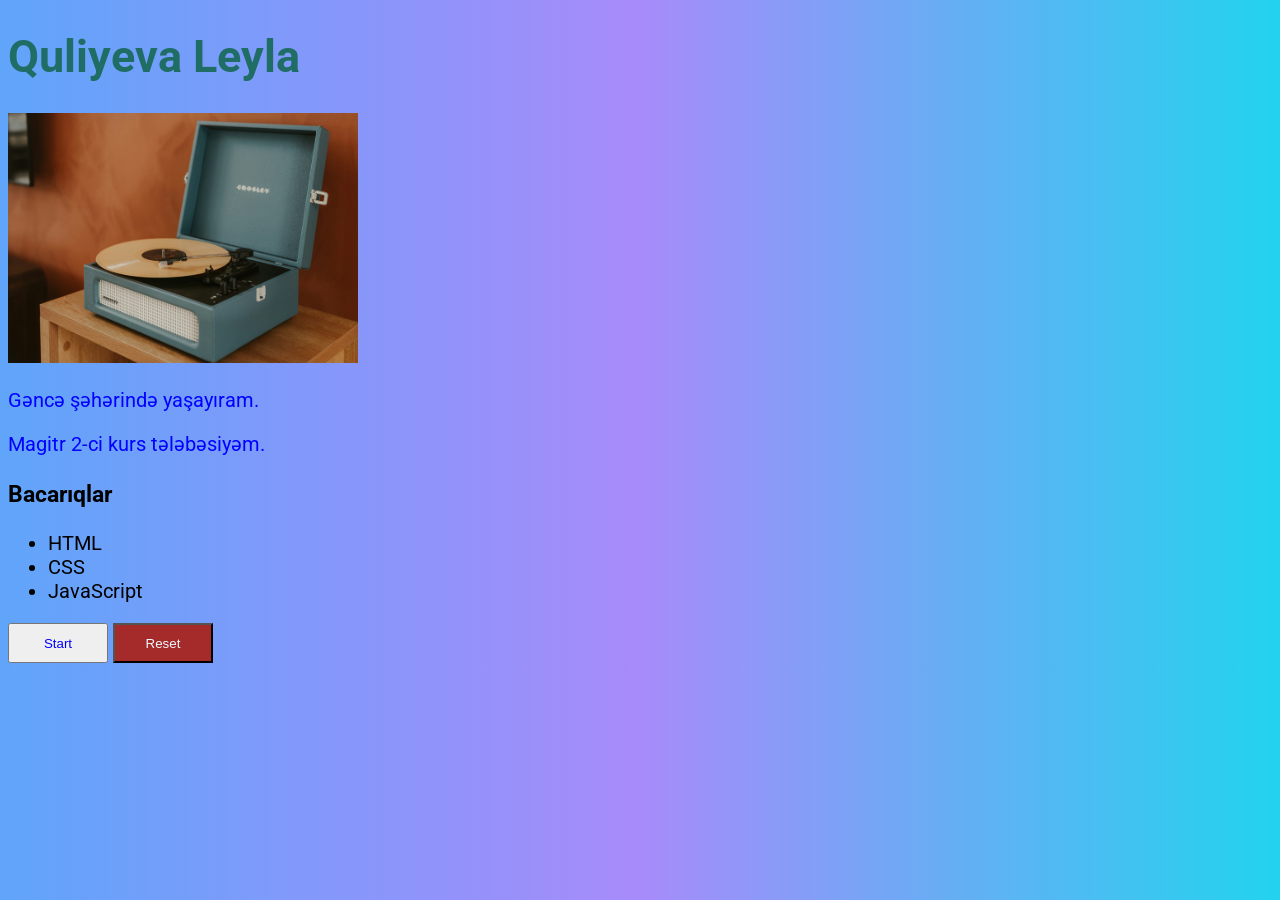
<file: css-1/index.html>
<!doctype html>
<html lang="en">
  <head>
    <meta charset="UTF-8" />
    <meta name="viewport" content="width=device-width, initial-scale=1.0" />
    <title>Personal Web page</title>
    <link rel="preconnect" href="https://fonts.googleapis.com" />
    <link rel="preconnect" href="https://fonts.gstatic.com" crossorigin />
    <link
      href="https://fonts.googleapis.com/css2?family=Roboto:ital,wght@0,100..900;1,100..900&display=swap"
      rel="stylesheet"
    />
    <link rel="stylesheet" href="./style.css" />
  </head>
  <style>
    h1 {
      color: rgb(32, 109, 101);
    }
  </style>
  <body>
    <div class="page">
      <h1>Quliyeva Leyla</h1>
      <img src="./sekil.jpg" alt="sekil" />
      <p>Gəncə şəhərində yaşayıram.</p>
      <p>Magitr 2-ci kurs tələbəsiyəm.</p>

      <h3>Bacarıqlar</h3>
      <ul>
        <li>HTML</li>
        <li>CSS</li>
        <li>JavaScript</li>
      </ul>
      <input style="color: blue" type="button" value="Start" />
      <input id="reset" type="button" value="Reset" />
    </div>
  </body>
</html>
</file>
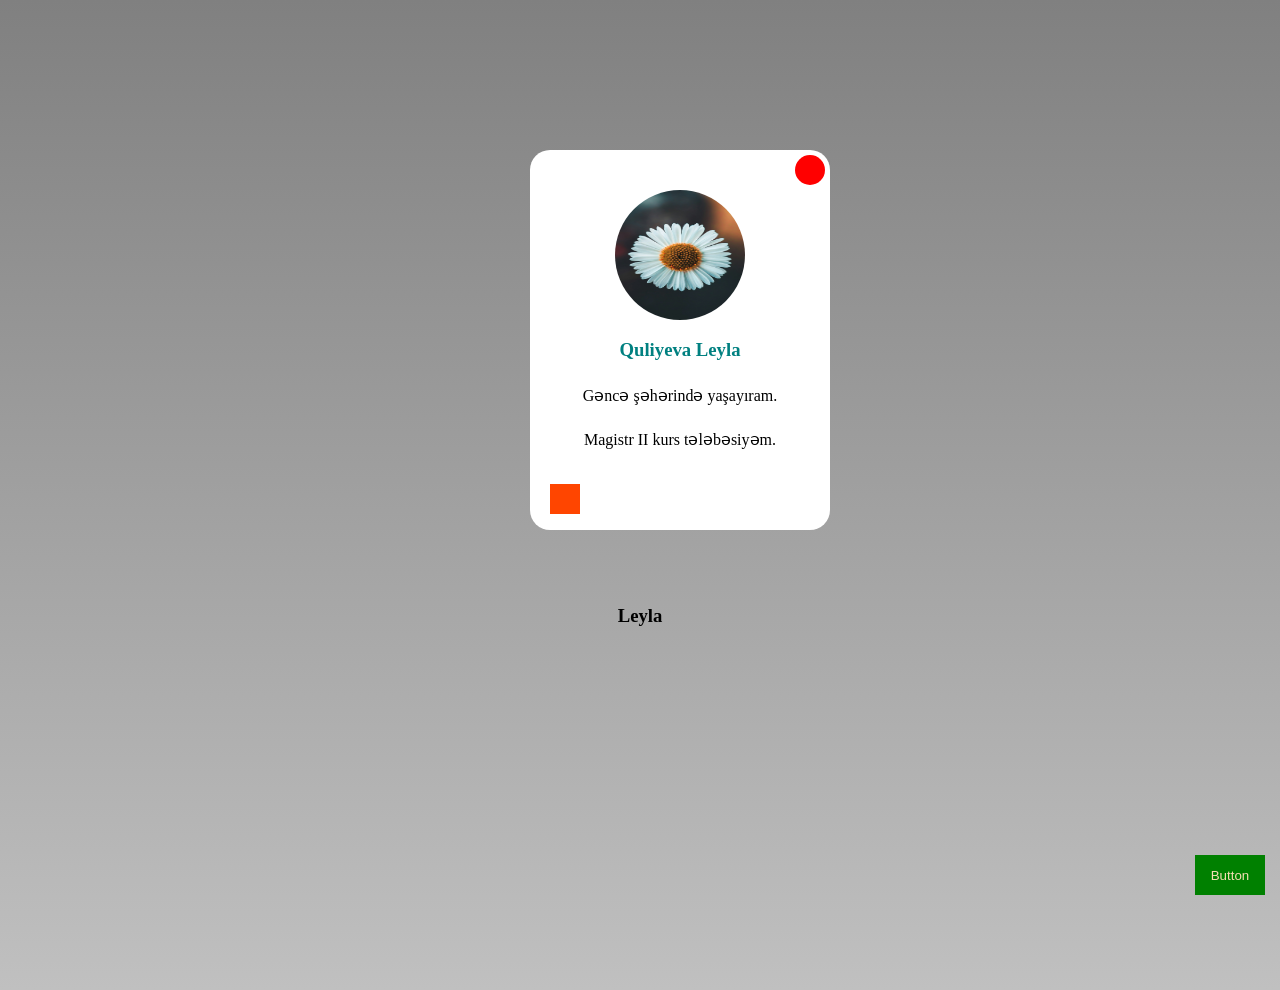
<file: css-2/index.html>
<!doctype html>
<html lang="en">
  <head>
    <meta charset="UTF-8" />
    <meta name="viewport" content="width=device-width, initial-scale=1.0" />
    <title>Document</title>
    <link rel="stylesheet" href="./style.css" />
  </head>
  <body>
    <main>
      <div class="card">
        <div class="circle"></div>
        <img src="./assets/flower.jpg" alt="flower" />
        <h3>Quliyeva Leyla</h3>
        <p>Gəncə şəhərində yaşayıram.</p>
        <p>Magistr II kurs tələbəsiyəm.</p>
        <div class="square"></div>
      </div>
      <input type="button" value="Button" />
    </main>
    <footer class="footer">
      <h3>Leyla</h3>
    </footer>
  </body>
</html>
</file>
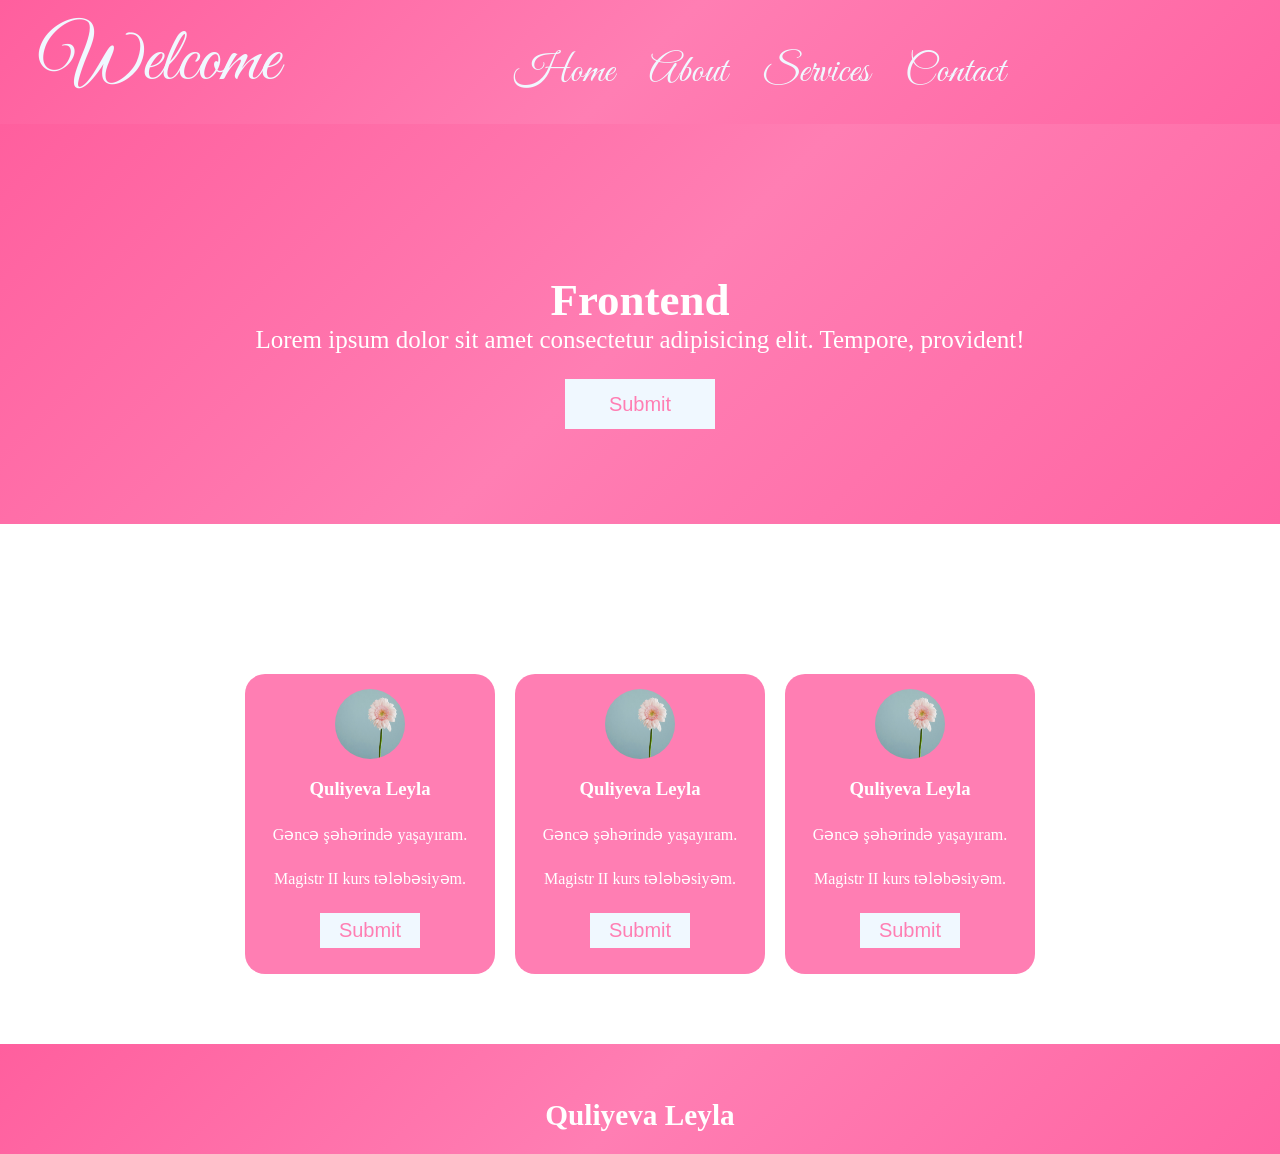
<file: css-3/index.html>
<!doctype html>
<html lang="en">
  <head>
    <meta charset="UTF-8" />
    <meta name="viewport" content="width=device-width, initial-scale=1.0" />
    <title>Document</title>
    <link rel="preconnect" href="https://fonts.googleapis.com" />
    <link rel="preconnect" href="https://fonts.gstatic.com" crossorigin />
    <link
      href="https://fonts.googleapis.com/css2?family=Great+Vibes&display=swap"
      rel="stylesheet"
    />
    <link rel="stylesheet" href="style.css" />
  </head>
  <body>
    <header>
      <div class="head">
        <h1>Welcome</h1>
        <nav>
          <ul type="none">
            <li><a href="#">Home</a></li>
            <li><a href="#">About</a></li>
            <li><a href="#">Services</a></li>
            <li><a href="#">Contact</a></li>
          </ul>
        </nav>
      </div>
    </header>

    <section class="hero">
      <h1>Frontend</h1>
      <p>
        Lorem ipsum dolor sit amet consectetur adipisicing elit. Tempore,
        provident!
      </p>
      <input class="btn" type="button" value="Submit" />
    </section>

    <section id="card">
      <div class="card">
        <img src="./flower.jpg" alt="flower" />
        <h3>Quliyeva Leyla</h3>
        <p>Gəncə şəhərində yaşayıram.</p>
        <p>Magistr II kurs tələbəsiyəm.</p>
        <input class="btn" type="button" value="Submit" />
      </div>
      <div class="card">
        <img src="./flower.jpg" alt="flower" />
        <h3>Quliyeva Leyla</h3>
        <p>Gəncə şəhərində yaşayıram.</p>
        <p>Magistr II kurs tələbəsiyəm.</p>
        <input class="btn" type="button" value="Submit" />
      </div>
      <div class="card">
        <img src="./flower.jpg" alt="flower" />
        <h3>Quliyeva Leyla</h3>
        <p>Gəncə şəhərində yaşayıram.</p>
        <p>Magistr II kurs tələbəsiyəm.</p>
        <input class="btn" type="button" value="Submit" />
      </div>
    </section>

    <footer id="footer">
      <h3>Quliyeva Leyla</h3>
    </footer>
  </body>
</html>
</file>
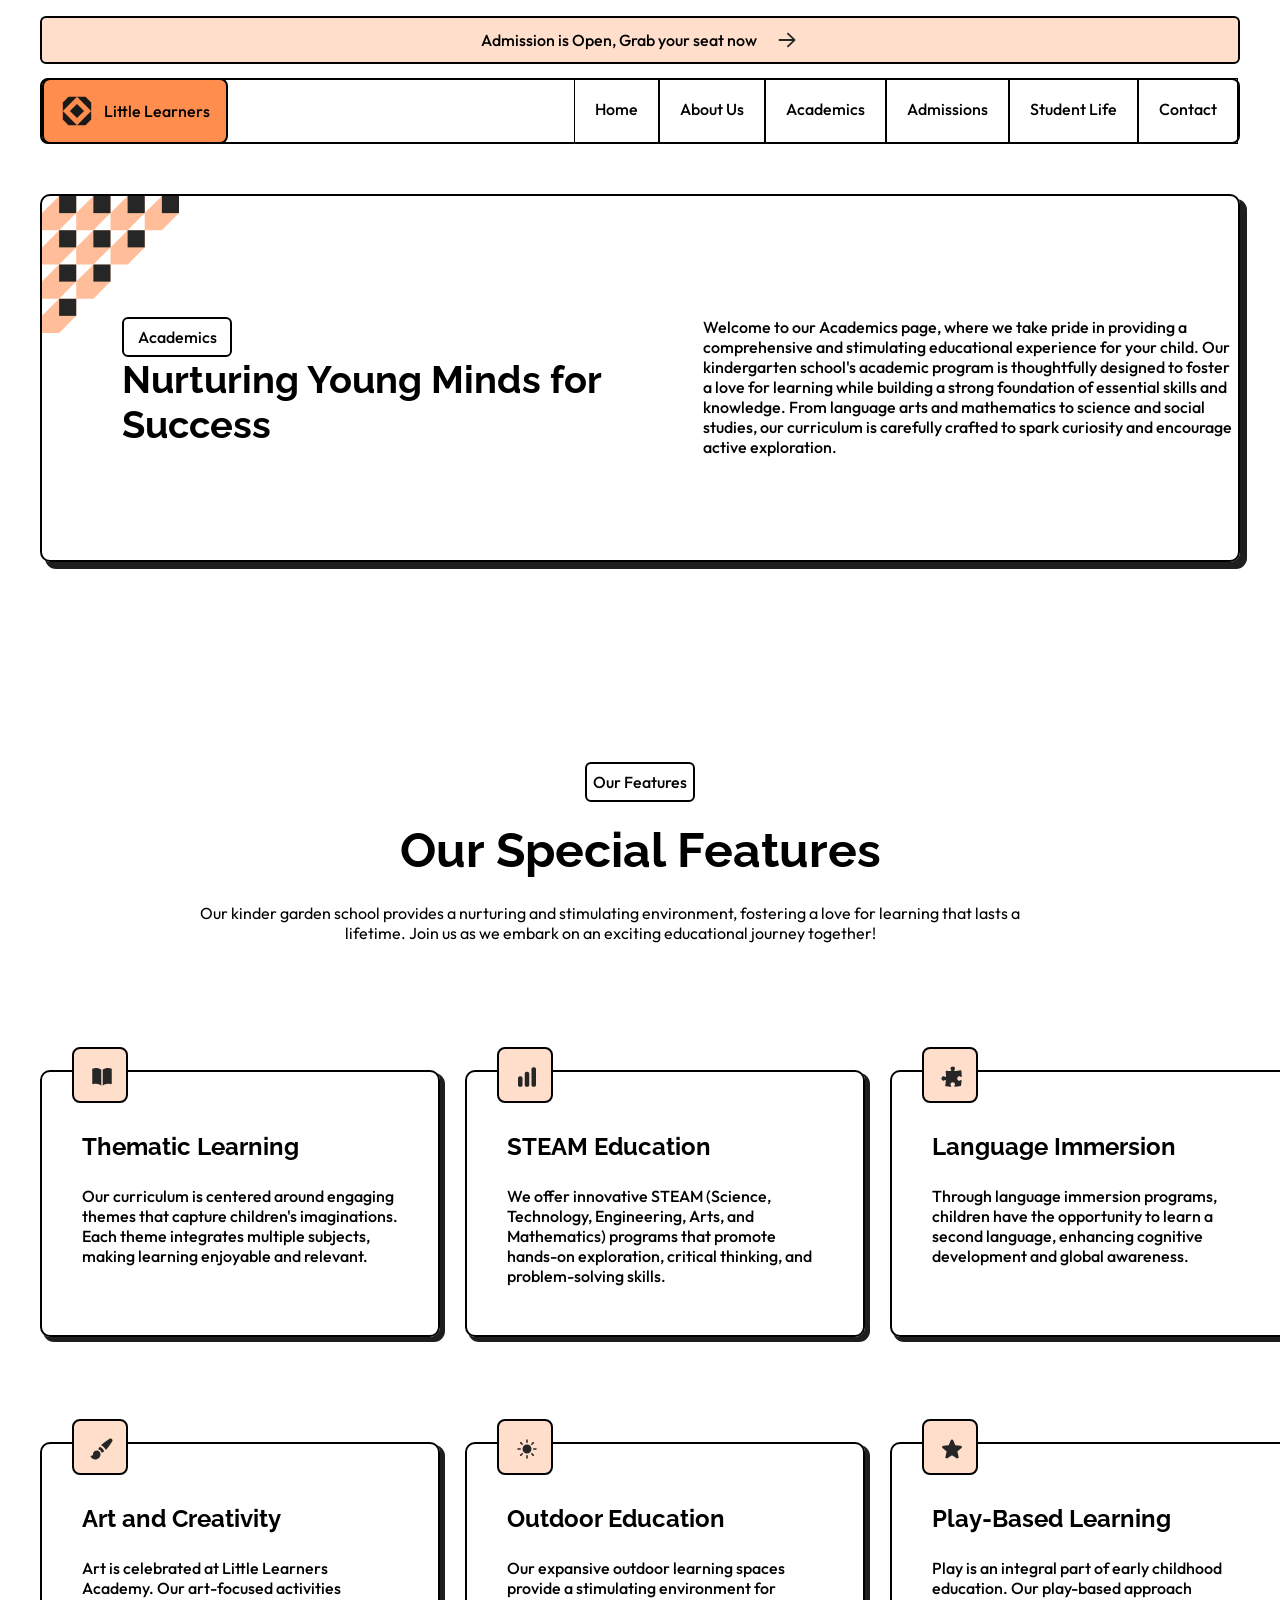
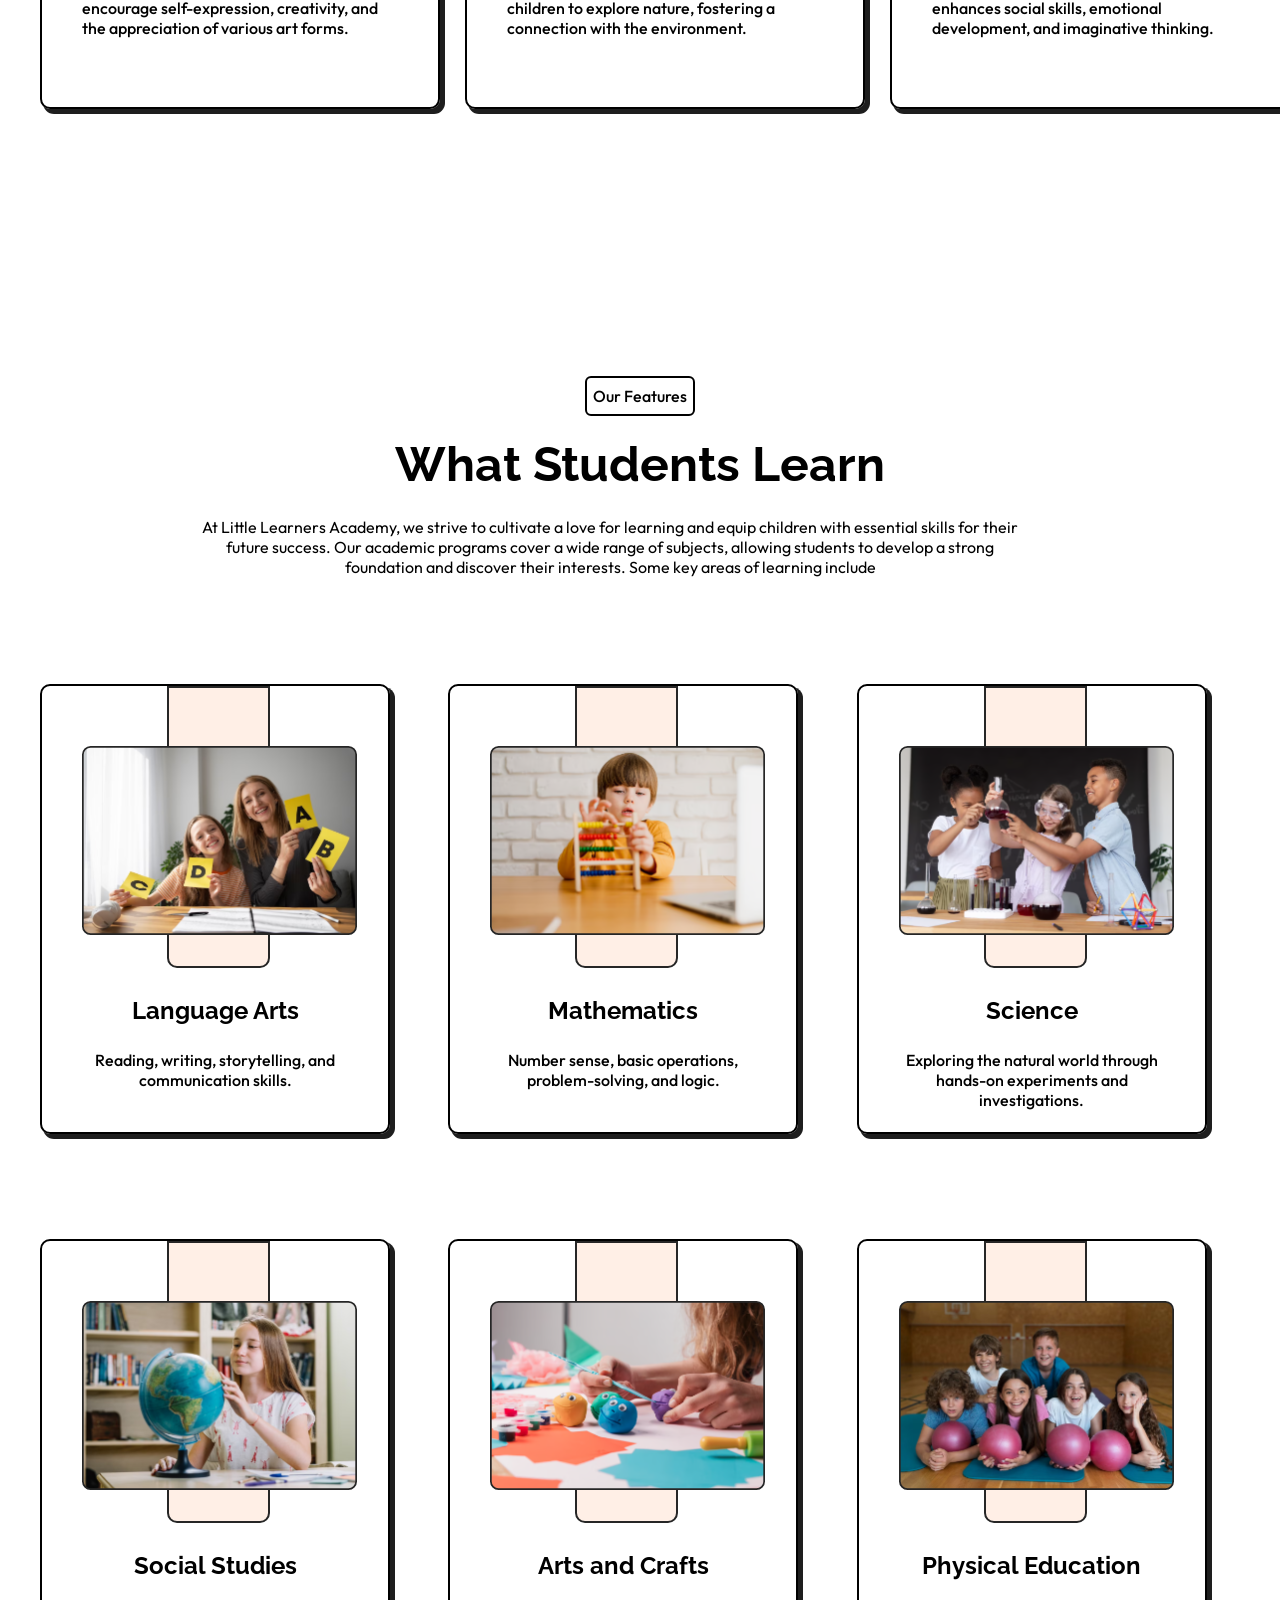
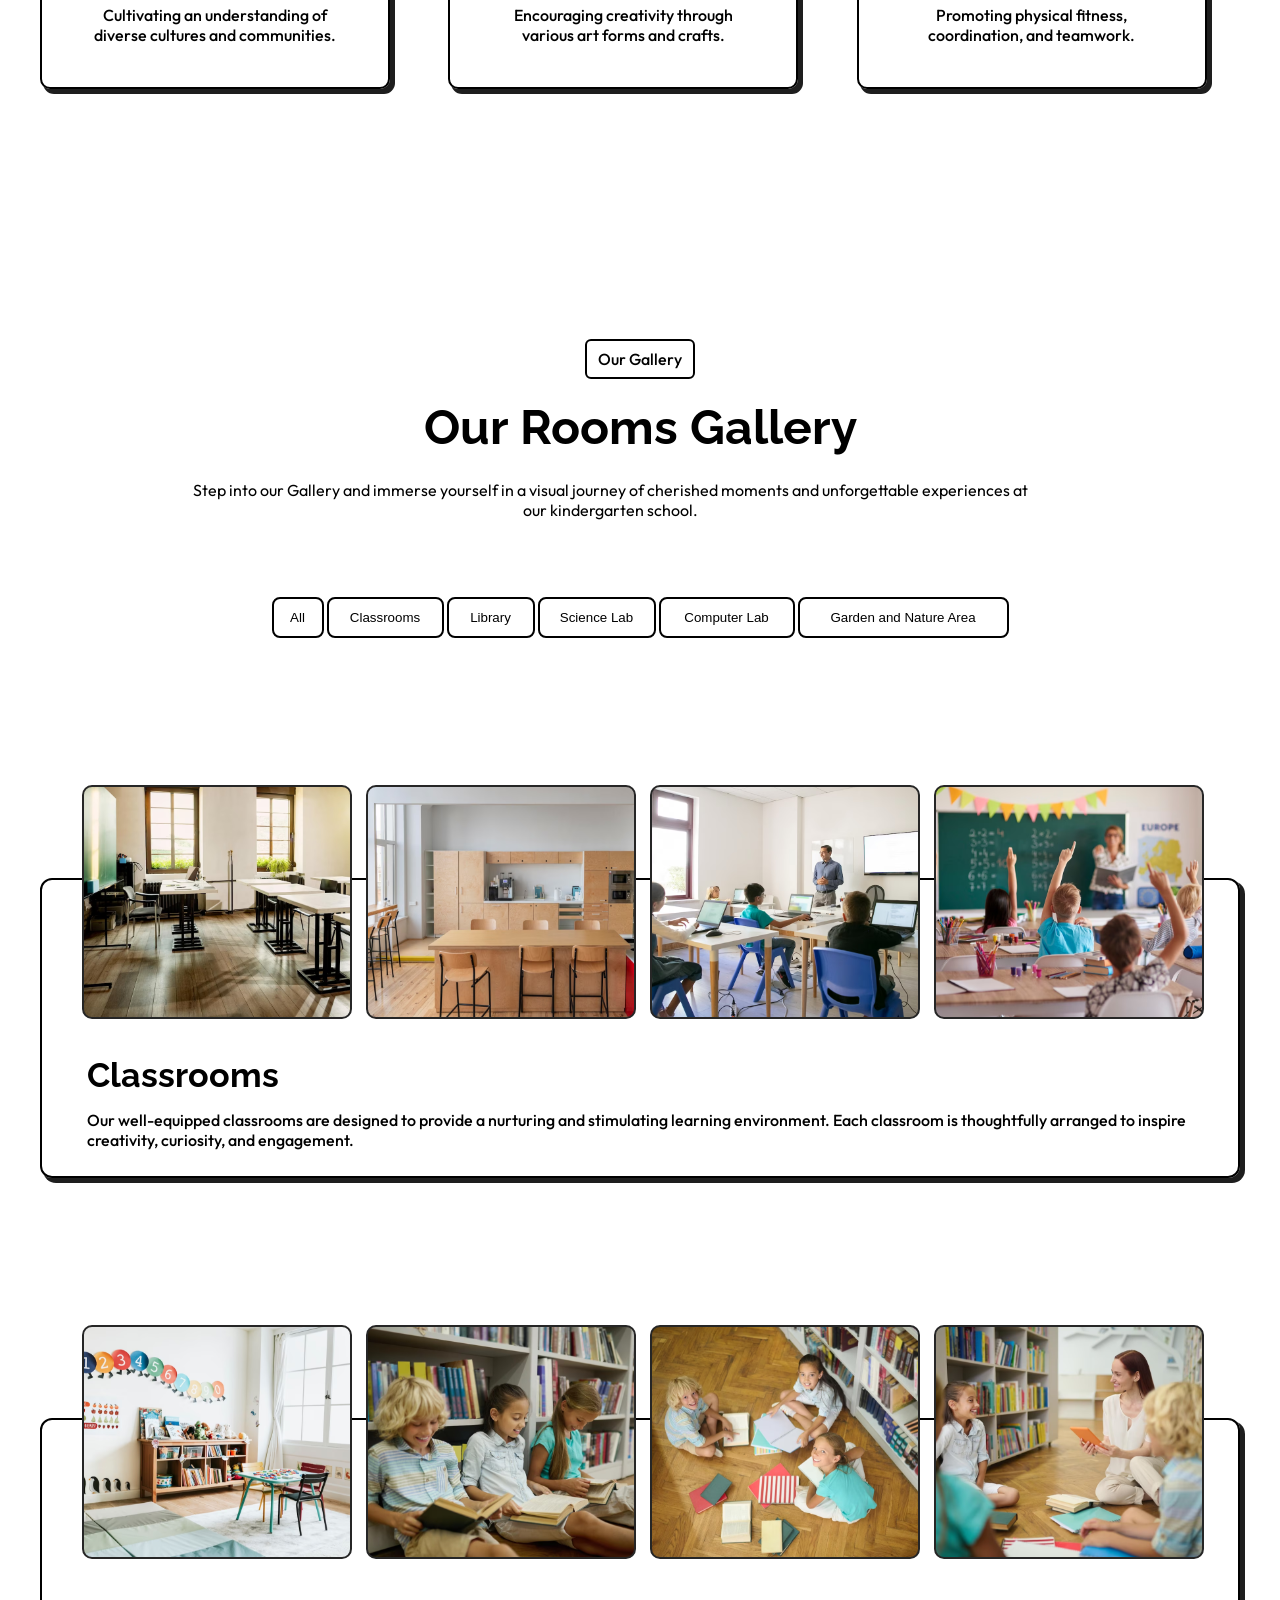
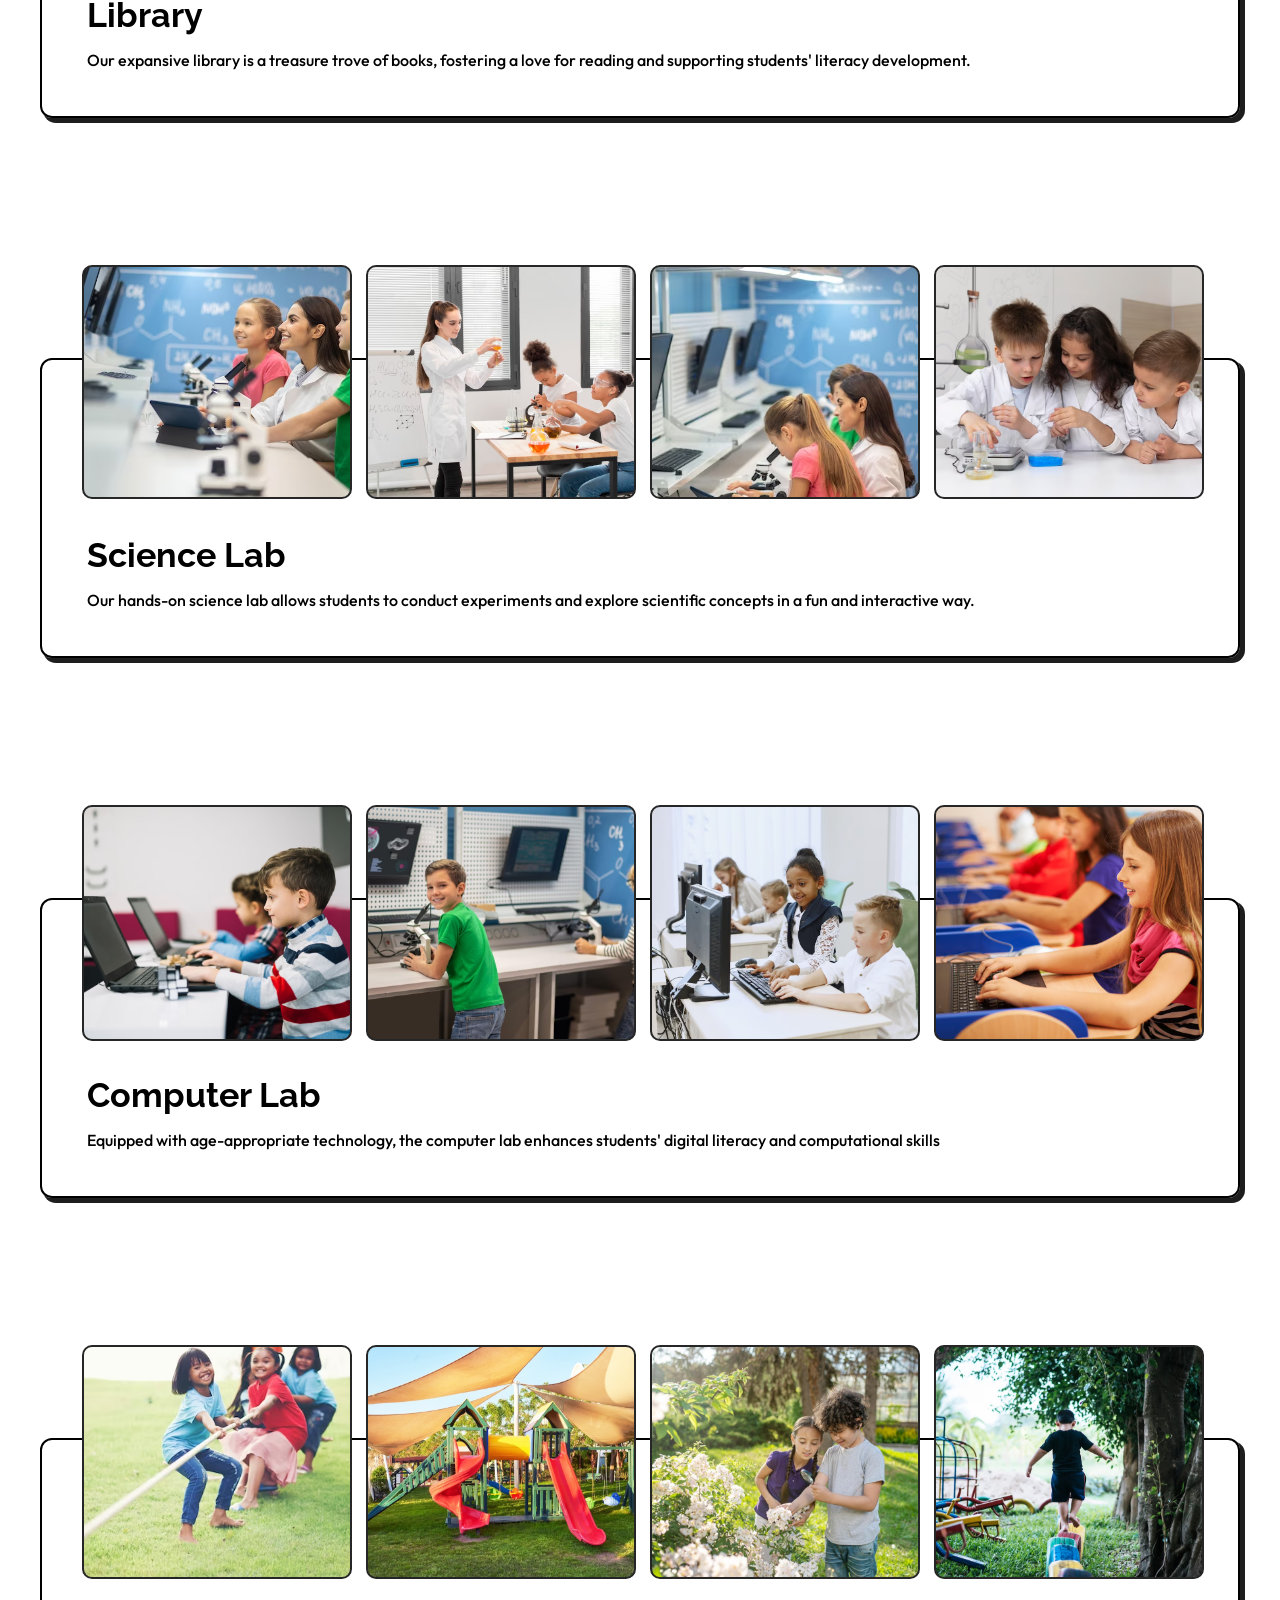
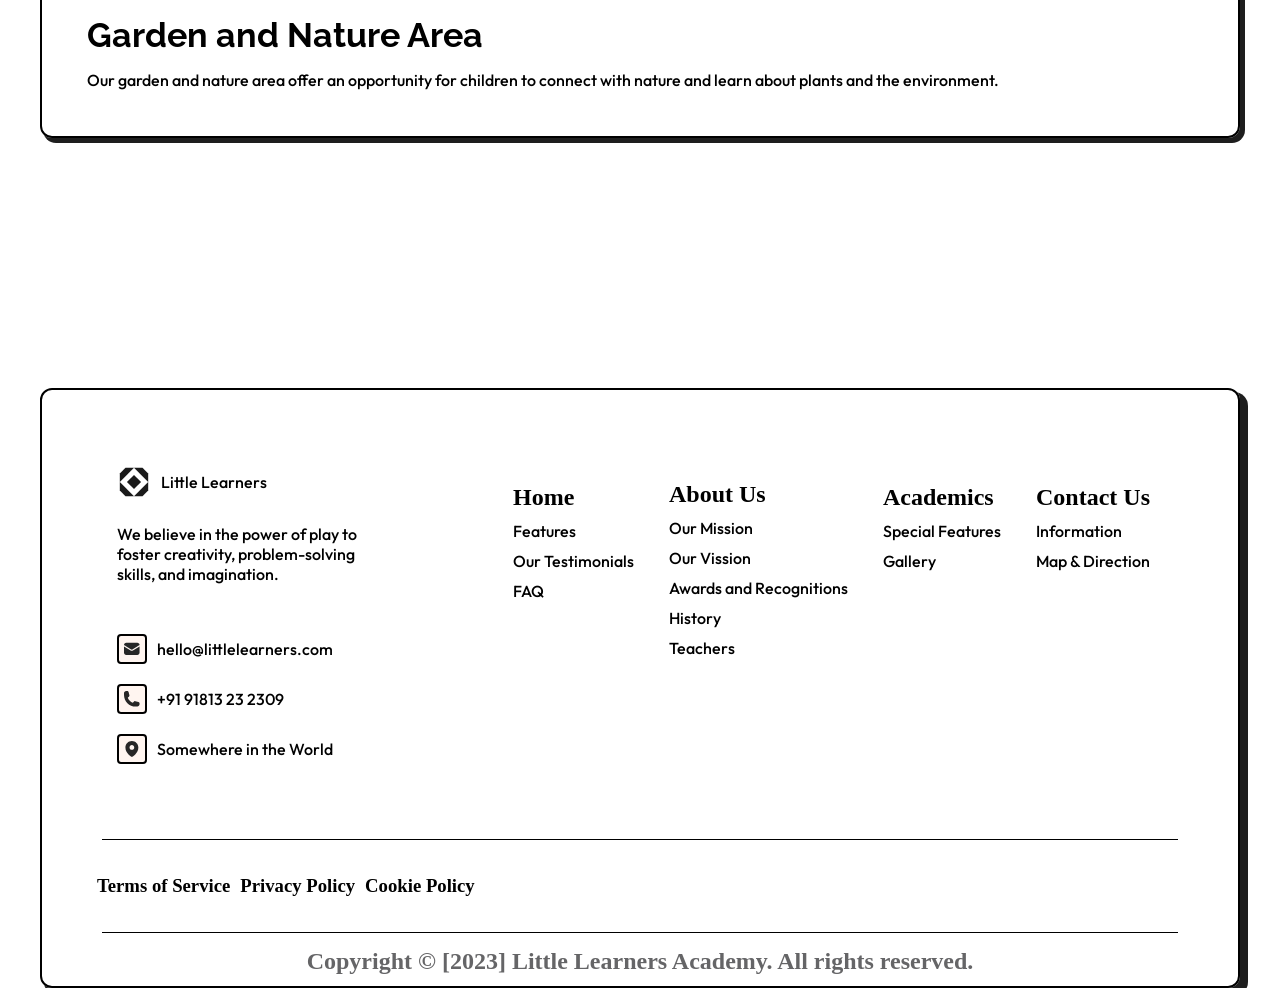
<file: css-4/index.html>
<!doctype html>
<html lang="en">
  <head>
    <meta charset="UTF-8" />
    <meta name="viewport" content="width=device-width, initial-scale=1.0" />
    <title>Document</title>
    <link rel="preconnect" href="https://fonts.googleapis.com" />
    <link rel="preconnect" href="https://fonts.gstatic.com" crossorigin />
    <link
      href="https://fonts.googleapis.com/css2?family=Outfit:wght@100..900&display=swap"
      rel="stylesheet"
    />
    <link rel="preconnect" href="https://fonts.googleapis.com" />
    <link rel="preconnect" href="https://fonts.gstatic.com" crossorigin />
    <link
      href="https://fonts.googleapis.com/css2?family=Raleway:ital,wght@0,100..900;1,100..900&display=swap"
      rel="stylesheet"
    />
    <link rel="stylesheet" href="style.css" />
  </head>
  <body>
    <header class="container">
      <div class="head">
        <h2 class="text">Admission is Open, Grab your seat now</h2>
      </div>
      <div class="img">
        <img src="./assets/Icon.svg" alt="icon" />
      </div>
    </header>
    <nav>
      <div class="nav">
        <div class="logo">
          <img src="./assets/logo.svg" alt="logo" />
          <h2 class="text">Little Learners</h2>
        </div>
        <div class="nav-links">
          <div class="home">
            <a class="text" href="#">Home</a>
          </div>
          <div class="about">
            <a class="text" href="#">About Us</a>
          </div>
          <div class="academics">
            <a class="text" href="#">Academics</a>
          </div>
          <div class="admissions">
            <a class="text" href="#">Admissions</a>
          </div>
          <div class="Student">
            <a class="text" href="#">Student Life</a>
          </div>
          <div class="contact">
            <a class="text" href="#">Contact</a>
          </div>
        </div>
      </div>
    </nav>

    <main class="main">
      <div class="abstract">
        <img src="./assets/Abstract Design.svg" alt="abstract" />
      </div>
      <div class="general">
        <button class="btn">Academics</button>
        <div class="main-text">
          <h2>Nurturing Young Minds for Success</h2>
          <div class="small-text">
            <p class="text">
              Welcome to our Academics page, where we take pride in providing a
              comprehensive and stimulating educational experience for your
              child. Our kindergarten school's academic program is thoughtfully
              designed to foster a love for learning while building a strong
              foundation of essential skills and knowledge. From language arts
              and mathematics to science and social studies, our curriculum is
              carefully crafted to spark curiosity and encourage active
              exploration.
            </p>
          </div>
        </div>
      </div>
    </main>

    <section id="banner-one">
      <div class="banner-one">
        <div class="text-center">
          <button class="btn">Our Features</button>
          <h2>Our Special Features</h2>
          <p>
            Our kinder garden school provides a nurturing and stimulating
            environment, fostering a love for learning that lasts a lifetime.
            Join us as we embark on an exciting educational journey together!
          </p>
        </div>
        <div class="cards">
          <div class="card">
            <div class="mini-card">
              <img src="./assets/Icon-1.svg" alt="Icon-1" />
            </div>
            <h2>Thematic Learning</h2>
            <p class="text">
              Our curriculum is centered around engaging themes that capture
              children's imaginations. Each theme integrates multiple subjects,
              making learning enjoyable and relevant.
            </p>
          </div>

          <div class="card">
            <div class="mini-card">
              <img src="./assets/Icon (1).svg" alt="Icon-2" />
            </div>
            <h2>STEAM Education</h2>
            <p class="text">
              We offer innovative STEAM (Science, Technology, Engineering, Arts,
              and Mathematics) programs that promote hands-on exploration,
              critical thinking, and problem-solving skills.
            </p>
          </div>

          <div class="card">
            <div class="mini-card">
              <img src="./assets/Icon (3).svg" alt="Icon-3" />
            </div>
            <h2>Language Immersion</h2>
            <p class="text">
              Through language immersion programs, children have the opportunity
              to learn a second language, enhancing cognitive development and
              global awareness.
            </p>
          </div>

          <div class="card">
            <div class="mini-card">
              <img src="./assets/Icon (2).svg" alt="Icon-4" />
            </div>
            <h2>Art and Creativity</h2>
            <p class="text">
              Art is celebrated at Little Learners Academy. Our art-focused
              activities encourage self-expression, creativity, and the
              appreciation of various art forms.
            </p>
          </div>

          <div class="card">
            <div class="mini-card">
              <img src="./assets/Icon (4).svg" alt="Icon-5" />
            </div>
            <h2>Outdoor Education</h2>
            <p class="text">
              Our expansive outdoor learning spaces provide a stimulating
              environment for children to explore nature, fostering a connection
              with the environment.
            </p>
          </div>

          <div class="card">
            <div class="mini-card">
              <img src="./assets/Icon (5).svg" alt="Icon-6" />
            </div>
            <h2>Play-Based Learning</h2>
            <p class="text">
              Play is an integral part of early childhood education. Our
              play-based approach enhances social skills, emotional development,
              and imaginative thinking.
            </p>
          </div>
        </div>
      </div>
    </section>

    <section id="banner-two">
      <div class="banner-two">
        <div class="text-center">
          <button class="btn">Our Features</button>
          <h2>What Students Learn</h2>
          <p>
            At Little Learners Academy, we strive to cultivate a love for
            learning and equip children with essential skills for their future
            success. Our academic programs cover a wide range of subjects,
            allowing students to develop a strong foundation and discover their
            interests. Some key areas of learning include
          </p>
        </div>
        <div class="cards">
          <div class="card">
            <div class="shape">
              <img src="./assets/Shape.svg" alt="shape" />
            </div>
            <img class="main-img" src="./assets/Image.svg" alt="image" />

            <div class="card-text">
              <h2>Language Arts</h2>
              <p class="text">
                Reading, writing, storytelling, and communication skills.
              </p>
            </div>
          </div>

          <div class="card">
            <div class="shape">
              <img src="./assets/Shape.svg" alt="shape" />
            </div>
            <img class="main-img" src="./assets/Image (1).svg" alt="image2" />
            <div class="card-text">
              <h2>Mathematics</h2>
              <p class="text">
                Number sense, basic operations, problem-solving, and logic.
              </p>
            </div>
          </div>

          <div class="card">
            <div class="shape">
              <img src="./assets/Shape.svg" alt="shape" />
            </div>
            <img class="main-img" src="./assets/Image (2).svg" alt="image3" />
            <div class="card-text">
              <h2>Science</h2>
              <p class="text">
                Exploring the natural world through hands-on experiments and
                investigations.
              </p>
            </div>
          </div>

          <div class="card">
            <div class="shape">
              <img src="./assets/Shape.svg" alt="shape" />
            </div>
            <img class="main-img" src="./assets/Image (3).svg" alt="image4" />

            <div class="card-text">
              <h2>Social Studies</h2>
              <p class="text">
                Cultivating an understanding of diverse cultures and
                communities.
              </p>
            </div>
          </div>

          <div class="card">
            <div class="shape">
              <img src="./assets/Shape.svg" alt="shape" />
            </div>
            <img class="main-img" src="./assets/Image (4).svg" alt="image5" />

            <div class="card-text">
              <h2>Arts and Crafts</h2>
              <p class="text">
                Encouraging creativity through various art forms and crafts.
              </p>
            </div>
          </div>

          <div class="card">
            <div class="shape">
              <img src="./assets/Shape.svg" alt="shape" />
            </div>
            <img class="main-img" src="./assets/Image (5).svg" alt="image6" />

            <div class="card-text">
              <h2>Physical Education</h2>
              <p class="text">
                Promoting physical fitness, coordination, and teamwork.
              </p>
            </div>
          </div>
        </div>
      </div>
    </section>

    <section id="banner-three">
      <div class="banner-three">
        <div class="text-center">
          <button class="btn">Our Gallery</button>
          <h2>Our Rooms Gallery</h2>
          <p>
            Step into our Gallery and immerse yourself in a visual journey of
            cherished moments and unforgettable experiences at our kindergarten
            school.
          </p>
        </div>
        <div class="buttons">
          <button class="all">All</button>
          <button class="classrooms">Classrooms</button>
          <button class="library">Library</button>
          <button class="science">Science Lab</button>
          <button class="computer">Computer Lab</button>
          <button class="garden">Garden and Nature Area</button>
        </div>
        <div class="large-card">
          <div class="cards-img">
            <img src="./assets/cards-img-4.svg" alt="cards-img-1" />
            <img src="./assets/cards-img-3.svg" alt="cards-img-2" />
            <img src="./assets/cards-img-2.svg" alt="cards-img-3" />
            <img src="./assets/cards-img-1.svg" alt="cards-img-4" />
          </div>
          <div class="large-text">
            <h2>Classrooms</h2>
            <p class="text">
              Our well-equipped classrooms are designed to provide a nurturing
              and stimulating learning environment. Each classroom is
              thoughtfully arranged to inspire creativity, curiosity, and
              engagement.
            </p>
          </div>
        </div>

        <div class="large-card">
          <div class="cards-img">
            <img src="./assets/library1.svg" alt="library1" />
            <img src="./assets/library2.svg" alt="library2" />
            <img src="./assets/library3.svg" alt="library3" />
            <img src="./assets/library4.svg" alt="library4" />
          </div>
          <div class="large-text">
            <h2>Library</h2>
            <p class="text">
              Our expansive library is a treasure trove of books, fostering a
              love for reading and supporting students' literacy development.
            </p>
          </div>
        </div>

        <div class="large-card">
          <div class="cards-img">
            <img src="./assets/science1.svg" alt="science1" />
            <img src="./assets/science2.svg" alt="science2" />
            <img src="./assets/science3.svg" alt="science3" />
            <img src="./assets/science4.svg" alt="science4" />
          </div>
          <div class="large-text">
            <h2>Science Lab</h2>
            <p class="text">
              Our hands-on science lab allows students to conduct experiments
              and explore scientific concepts in a fun and interactive way.
            </p>
          </div>
        </div>

        <div class="large-card">
          <div class="cards-img">
            <img src="./assets/computer1.svg" alt="computer1" />
            <img src="./assets/computer2.svg" alt="computer2" />
            <img src="./assets/computer3.svg" alt="computer3" />
            <img src="./assets/computer4.svg" alt="computer4" />
          </div>
          <div class="large-text">
            <h2>Computer Lab</h2>
            <p class="text">
              Equipped with age-appropriate technology, the computer lab
              enhances students' digital literacy and computational skills
            </p>
          </div>
        </div>

        <div class="large-card">
          <div class="cards-img">
            <img src="./assets/garden1.svg" alt="garden1" />
            <img src="./assets/garden2.svg" alt="garden2" />
            <img src="./assets/garden3.svg" alt="garden3" />
            <img src="./assets/garden4.svg" alt="garden4" />
          </div>
          <div class="large-text">
            <h2>Garden and Nature Area</h2>
            <p class="text">
              Our garden and nature area offer an opportunity for children to
              connect with nature and learn about plants and the environment.
            </p>
          </div>
        </div>
      </div>
    </section>

    <footer id="footer">
      <div class="footer">
        <div class="foot">
          <div class="left">
            <div class="logo-box">
              <img src="./assets/logo.svg" alt="logo" />
              <h2 class="text">Little Learners</h2>
            </div>

            <div class="foot-text">
              <p class="text foot-text-1">
                We believe in the power of play to foster creativity,
                problem-solving skills, and imagination.
              </p>
            </div>
            <div class="foot-cards">
              <div class="foot-card">
                <img src="./assets/envelope.svg" alt="envelope" />
                <p class="text">hello@littlelearners.com</p>
              </div>
              <div class="foot-card">
                <img src="./assets/phone.svg" alt="phone" />
                <p class="text">+91 91813 23 2309</p>
              </div>
              <div class="foot-card">
                <img src="./assets/navigation.svg" alt="navigation" />
                <p class="text">Somewhere in the World</p>
              </div>
            </div>
          </div>

          <div class="right">
            <div class="right-box">
              <div class="Home link">
                <h2>Home</h2>
                <p class="text">Features</p>
                <p class="text">Our Testimonials</p>
                <p class="text">FAQ</p>
              </div>

              <div class="About link">
                <h2>About Us</h2>
                <p class="text">Our Mission</p>
                <p class="text">Our Vission</p>
                <p class="text">Awards and Recognitions</p>
                <p class="text">History</p>
                <p class="text">Teachers</p>
              </div>

              <div class="Academics link">
                <h2>Academics</h2>
                <p class="text">Special Features</p>
                <p class="text">Gallery</p>
              </div>

              <div class="Contact link">
                <h2>Contact Us</h2>
                <p class="text">Information</p>
                <p class="text">Map & Direction</p>
              </div>
            </div>
          </div>
        </div>
        <hr class="line" />
        <div class="finish">
          <h3>Terms of Service</h3>
          <h3>Privacy Policy</h3>
          <h3>Cookie Policy</h3>
        </div>
        <hr class="line" />
        <div class="son">
          <h2>
            Copyright © [2023] Little Learners Academy. All rights reserved.
          </h2>
        </div>
      </div>
    </footer>
  </body>
</html>
</file>
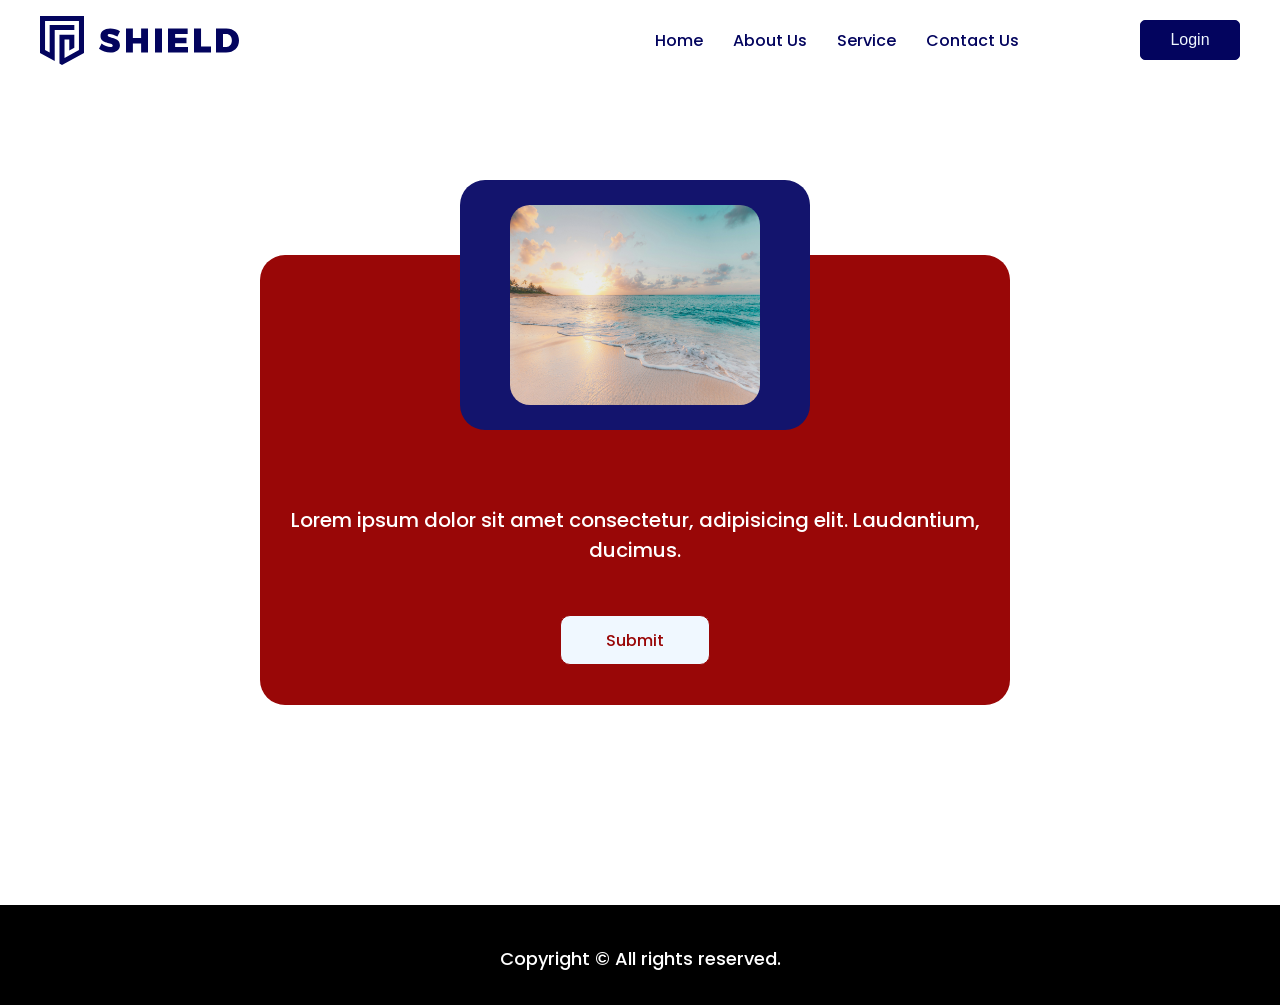
<file: css-5/index.html>
<!doctype html>
<html lang="en">
  <head>
    <meta charset="UTF-8" />
    <meta name="viewport" content="width=device-width, initial-scale=1.0" />
    <title>Document</title>
    <link rel="preconnect" href="https://fonts.googleapis.com" />
    <link rel="preconnect" href="https://fonts.gstatic.com" crossorigin />
    <link
      href="https://fonts.googleapis.com/css2?family=Poppins:ital,wght@0,100;0,200;0,300;0,400;0,500;0,600;0,700;0,800;0,900;1,100;1,200;1,300;1,400;1,500;1,600;1,700;1,800;1,900&display=swap"
      rel="stylesheet"
    />
    <link rel="stylesheet" href="style.css" />
  </head>
  <body>
    <header class="container">
      <nav class="navbar">
        <div class="logo-box">
          <img src="./assets/logo.svg" alt="logo" />
          <img src="./assets/logo-text.svg" alt="logo-text" />
        </div>
        <div class="nav-links">
          <div class="home">
            <ul>
              <li><a href="#">Home</a></li>
            </ul>
          </div>
          <div class="about">
            <ul>
              <li><a href="#">About Us</a></li>
            </ul>
          </div>
          <div class="service">
            <ul>
              <li><a href="#">Service</a></li>
            </ul>
          </div>
          <div class="contact">
            <ul>
              <li><a href="#">Contact Us</a></li>
            </ul>
          </div>
        </div>
        <div class="btn">
          <button>Login</button>
        </div>
      </nav>
    </header>

    <main id="main">
      <div class="cards">
        <div class="card-1">
          <img src="./assets/sea.jpg" alt="sea" />
        </div>
        <div class="card-2">
          <h2>
            Lorem ipsum dolor sit amet consectetur, adipisicing elit.
            Laudantium, ducimus.
          </h2>
          <button>Submit</button>
        </div>
      </div>
    </main>

    <footer id="footer">
      <div class="footer">
        <h2>Copyright © All rights reserved.</h2>
      </div>
    </footer>
  </body>
</html>
</file>
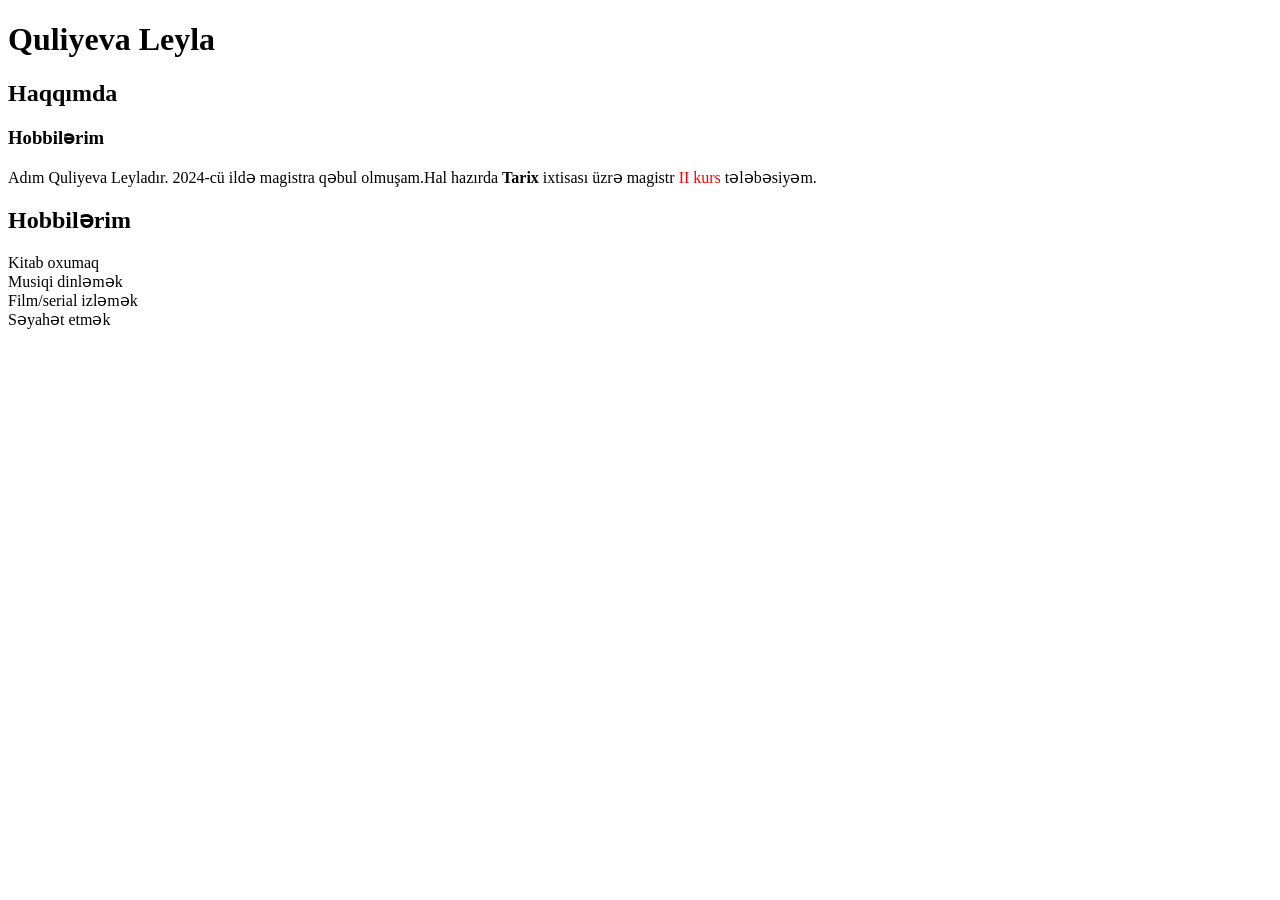
<file: lesson-2/index.html>
<!doctype html>
<html lang="en">
  <head>
    <meta charset="UTF-8" />
    <meta name="viewport" content="width=device-width, initial-scale=1.0" />
    <title>Document</title>
  </head>
  <body>
    <h1>Quliyeva Leyla</h1>
    <h2>Haqqımda</h2>
    <h3>Hobbilərim</h3>
    <p>
      Adım Quliyeva Leyladır. 2024-cü ildə magistra qəbul olmuşam.Hal hazırda
      <strong>Tarix</strong> ixtisası üzrə magistr
      <span style="color: red;">II kurs</span> tələbəsiyəm.
    </p> 
    <h2>Hobbilərim</h2>
    <span>Kitab oxumaq</span><br>
    <span>Musiqi dinləmək</span> <br>
    <span>Film/serial izləmək</span><br>
    <span>Səyahət etmək</span>
  </body>
</html>
</file>
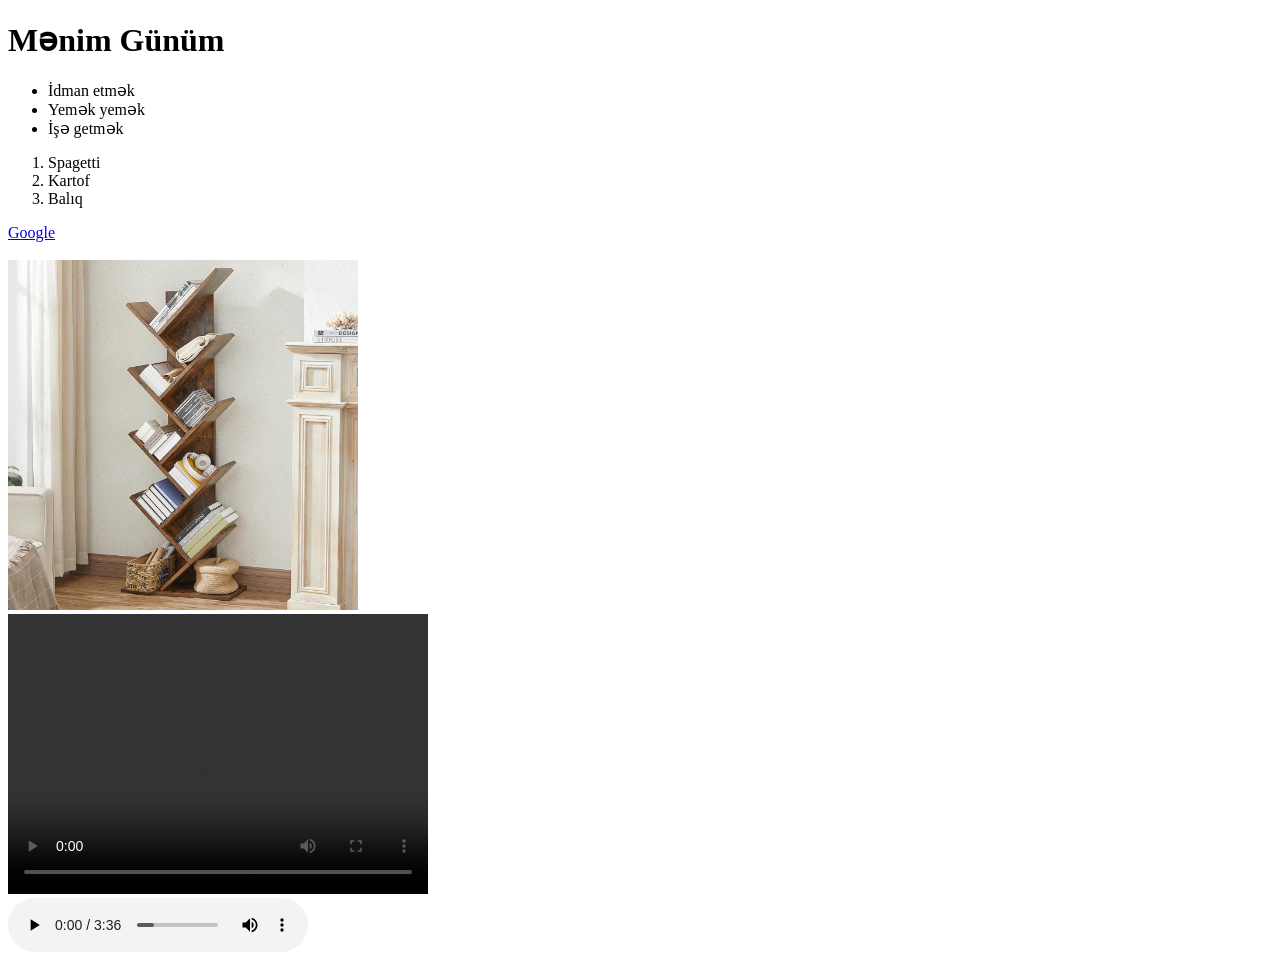
<file: lesson-3/index.html>
<!doctype html>
<html lang="en">
  <head>
    <meta charset="UTF-8" />
    <meta name="viewport" content="width=device-width, initial-scale=1.0" />
    <title>Document</title>
  </head>
  <body>
    <h1>Mənim Günüm</h1>
    <ul>
      <li>İdman etmək</li>
      <li>Yemək yemək</li>
      <li>İşə getmək</li>
    </ul>
    <ol>
      <li>Spagetti</li>
      <li>Kartof</li>
      <li>Balıq</li>
    </ol>
    <a href="https://www.google.com/" target="_blank">Google</a> <br />
    <br />
    <img width="350" height="350" src="./kitab.jpeg" alt="kitab" /> <br />
    <video width="420" height="280" src="./kitab-video.mp4" controls></video>
    <br />
    <audio src="./music.mp3" controls></audio>
  </body>
</html>
</file>
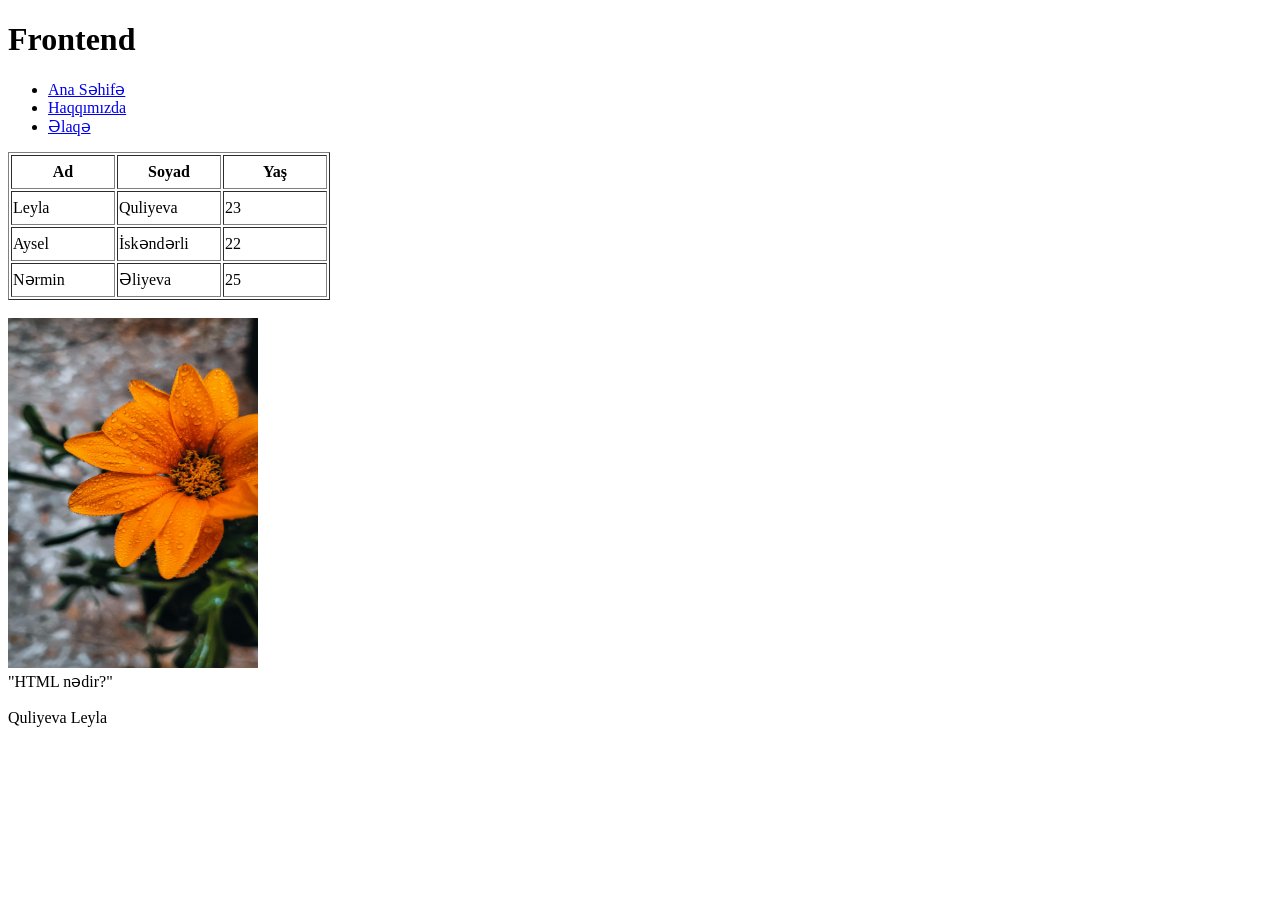
<file: lesson-4/index.html>
<!doctype html>
<html lang="en">
  <head>
    <meta charset="UTF-8" />
    <meta name="viewport" content="width=device-width, initial-scale=1.0" />
    <title>Document</title>
  </head>
  <body>
    <style>
      th,
      td {
        width: 100px;
        height: 30px;
      }
    </style>
    <header>
      <h1>Frontend</h1>
      <nav>
        <ul>
          <li><a href="https://kontakt.az/" target="_blank">Ana Səhifə</a></li>
          <li>
            <a href="https://irshad.az/az/sirket/haqqimizda" target="_blank"
              >Haqqımızda</a
            >
          </li>
          <li>
            <a href="https://kontakt.az/magazalar" target="_blank">Əlaqə</a>
          </li>
        </ul>
      </nav>
    </header>
    <section>
      <table border="1px">
        <tr>
          <th>Ad</th>
          <th>Soyad</th>
          <th>Yaş</th>
        </tr>

        <tr>
          <td>Leyla</td>
          <td>Quliyeva</td>
          <td>23</td>
        </tr>

        <tr>
          <td>Aysel</td>
          <td>İskəndərli</td>
          <td>22</td>
        </tr>

        <tr>
          <td>Nərmin</td>
          <td>Əliyeva</td>
          <td>25</td>
        </tr>
      </table>
    </section>
    <br />
    <img width="250" height="350" src="./sekil.jpg" alt="flower" />
    <article>"HTML nədir?"</article>
    <br />
    <footer>Quliyeva Leyla</footer>
    <br />
  </body>
</html>
</file>
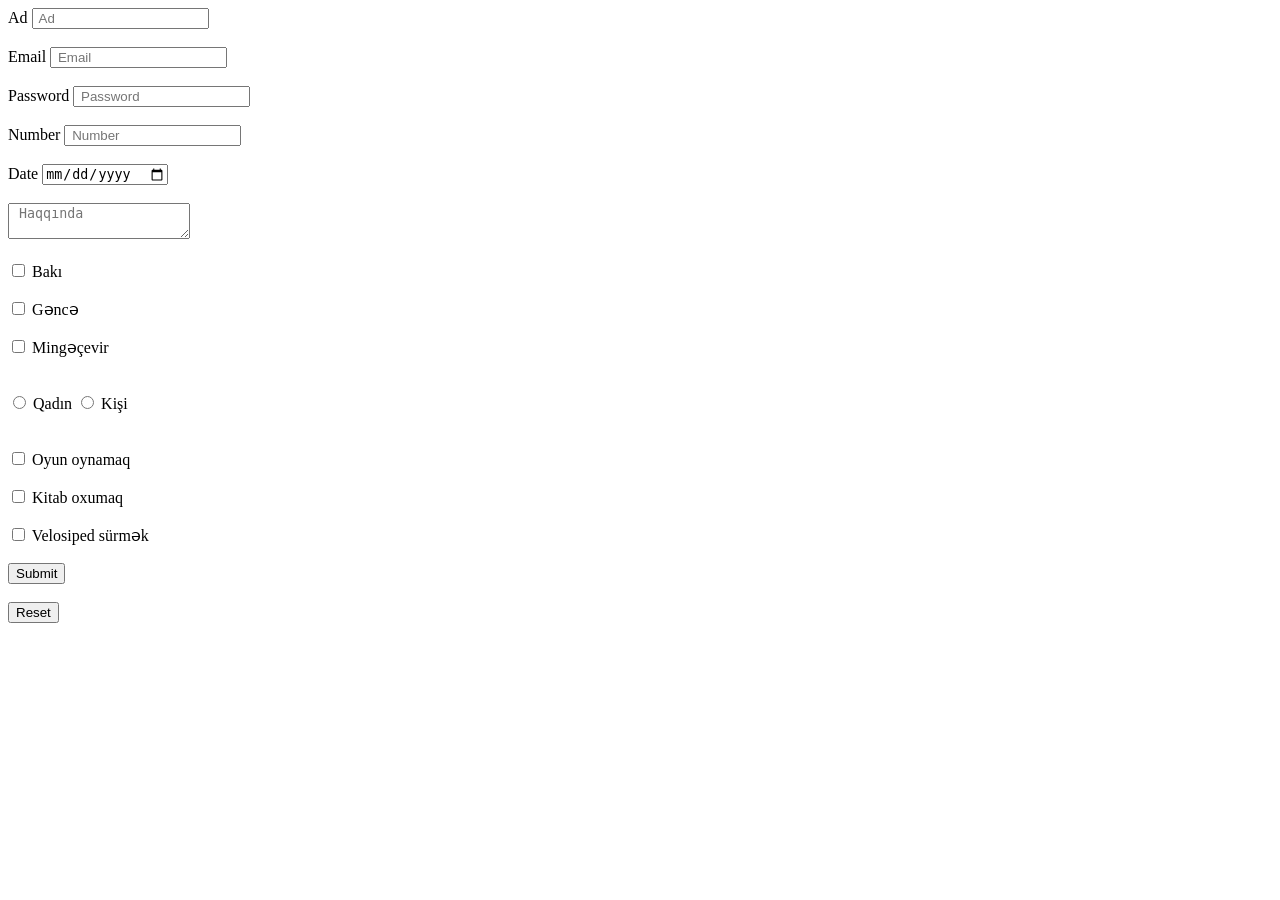
<file: lesson-5/index.html>
<!doctype html>
<html lang="en">
  <head>
    <meta charset="UTF-8" />
    <meta name="viewport" content="width=device-width, initial-scale=1.0" />
    <title>Document</title>
  </head>
  <body>
    <div>
      <form action="form">
        <label for="text">Ad</label>
        <input type="text" placeholder=" Ad" /><br />
        <br />
        <label for="email">Email</label>
        <input type="email" placeholder=" Email" /><br />
        <br />
        <label for="pwd">Password</label>
        <input type="password" placeholder=" Password" /><br />
        <br />
        <label for="nmb">Number</label>
        <input type="number" placeholder=" Number" /><br />
        <br />
        <label for="date">Date</label>
        <input type="date" placeholder=" Date" /><br />
        <br />

        <textarea placeholder=" Haqqında"></textarea>
        <br /><br />

        <input type="checkbox" name="city1" id="city1" />
        <label for="city1">Bakı</label><br /><br />
        <input type="checkbox" name="city2" id="city2" />
        <label for="city2">Gəncə</label><br /><br />
        <input type="checkbox" name="city3" id="city3" />
        <label for="city3">Mingəçevir</label><br /><br /><br />

        <input type="radio" name="gender" id="qadın" />
        <label for="qadın">Qadın</label>
        <input type="radio" name="gender" id="kişi" />
        <label for="kişi">Kişi</label> <br /><br />
        <br />

        <input type="checkbox" name="maraq1" id="maraq1" />
        <label for="maraq1">Oyun oynamaq</label><br /><br />
        <input type="checkbox" name="maraq2" id="maraq2" />
        <label for="maraq2">Kitab oxumaq</label><br /><br />
        <input type="checkbox" name="maraq3" id="maraq3" />
        <label for="maraq3">Velosiped sürmək</label><br /><br />

        <input type="submit" value="Submit" /> <br /><br />
        <input type="reset" value="Reset" />
      </form>
    </div>
  </body>
</html>
</file>
<file: css-1/style.css>
p {
  color: #0000ff;
}
.page {
  font-size: 20px;
  font-family: "Roboto", sans-serif;
}
.page h1 {
  font-weight: bold;
  font-size: 45px;
}
.page img {
  width: 350px;
  height: 250px;
}
.page input {
  width: 100px;
  height: 40px;
}
#reset {
  background-color: rgb(165, 42, 42);
  color: hsl(208, 100%, 97%);
}
body {
  background: linear-gradient(to right, #60a5fa, #a78bfa, #22d3ee);
  height: 100%;
}
</file>
<file: css-2/style.css>
* {
  margin: 0;
  padding: 0;
  box-sizing: border-box;
}
body {
  background-image: linear-gradient(gray, silver);
  height: 110vh;
  padding: 150px;
}
.card {
  width: 300px;
  height: 380px;
  background-color: white;
  margin-left: 380px;
  border: black;
  border-radius: 20px;
  position: relative;
}
.card img {
  width: 160px;
  height: 160px;
  border-radius: 100px;
  padding: 15px;
  margin-top: 25px;
  margin-left: 70px;
}
.card h3 {
  text-align: center;
  color: teal;
}
.card p {
  text-align: center;
  margin-top: 25px;
}
.circle {
  width: 30px;
  height: 30px;
  background-color: red;
  border-radius: 100px;
  position: absolute;
  top: 5px;
  right: 5px;
}
.square {
  width: 30px;
  height: 30px;
  background-color: orangered;
  position: relative;
  top: 35px;
  left: 20px;
}
input {
  width: 70px;
  height: 40px;
  background-color: green;
  border: green;
  color: wheat;
  position: fixed;
  bottom: 5px;
  right: 15px;
}
.footer h3 {
  text-align: center;
  padding: 75px;
}
</file>
<file: css-3/style.css>
* {
  margin: 0;
  padding: 0;
  box-sizing: border-box;
  text-decoration: none;
}
header {
  background: linear-gradient(135deg, #ff5f9e, #ff7eb3, #ff65a3);
}
.head {
  display: flex;
  align-items: center;
  gap: 35px;
}
.head h1 {
  color: aliceblue;
  font-size: 75px;
  font-family: "Great Vibes", cursive;
  font-weight: 300;
  margin-left: 25px;
  padding: 15px;
}
.head nav {
  height: 80px;
}
.head nav ul {
  display: flex;
  gap: 35px;
  margin: 25px 0 0 185px;
}
.head nav ul li a {
  color: aliceblue;
  font-size: 40px;
  font-family: "Great Vibes", cursive;
  cursor: pointer;
}
.hero {
  padding: 150px;

  color: white;
  text-align: center;
  height: 400px;
  background: linear-gradient(135deg, #ff5f9e, #ff7eb3, #ff65a3);
}
.hero h1 {
  font-size: 45px;
}
.hero p {
  font-size: 25px;
}
.hero .btn {
  width: 150px;
  height: 50px;
}
.btn {
  background-color: aliceblue;
  color: #ff7eb3;
  border: #ff7eb3;
  margin-top: 25px;
  font-size: 20px;
}
.card .btn {
  width: 100px;
  height: 35px;
}
.card .btn:hover {
  transform: translateY(-10px);
  transition: 0.3s;
}
#card {
  display: flex;
  justify-content: center;
  align-items: center;
  gap: 20px;
  text-align: center;
  margin-top: 150px;
  color: white;
}
.card {
  width: 250px;
  height: 300px;
  background-color: #ff7eb3;
  border: #ff7eb3;
  border-radius: 20px;
}
.card img {
  width: 100px;
  height: 100px;
  border-radius: 100px;
  padding: 15px;
}
.card h3 {
  color: white;
}
.card p {
  margin-top: 25px;
}
#footer {
  margin-top: 70px;
  height: 100px;
  background: linear-gradient(135deg, #ff5f9e, #ff7eb3, #ff65a3);
  text-align: center;
  color: white;
  padding: 55px;
  font-size: 25px;
}
</file>
<file: css-4/style.css>
* {
  margin: 0;
  padding: 0;
  text-decoration: none;
  list-style: none;
  box-sizing: border-box;
}
body {
  max-width: 1200px;
  margin: 0 auto;
}
.container {
  display: flex;
  justify-content: center;
  align-items: center;
  gap: 14px;
  border: 2px solid black;
  margin-top: 16px;
  border-radius: 6px;
  background-color: rgba(255, 222, 204, 1);
  padding: 12px;
  width: 100%;
  height: 48px;
}
.text {
  font-family: "Outfit", sans-serif;
  font-weight: 500;
  font-size: 16px;
  color: black;
}
.img {
  margin-top: 4.8px;
  margin-left: 3.6px;
}
.logo {
  display: flex;
  justify-content: center;
  align-items: center;
  border: 2px solid black;
  border-radius: 8px;
  background-color: rgba(255, 141, 77, 1);
  height: 66px;
  gap: 10px;
  padding: 16px;
}
.nav {
  border: 2px solid black;
  border-radius: 8px;
  display: flex;
  justify-content: space-between;
  align-items: center;
  height: 66px;
  margin-top: 14px;
}
.nav-links {
  display: flex;
  justify-content: space-between;
  height: 66px;
}
.home {
  border: 1px solid black;
  padding: 20px;
}
.about {
  border: 1px solid black;
  padding: 20px;
}
.academics {
  border: 1px solid black;
  padding: 20px;
}
.admissions {
  border: 1px solid black;
  padding: 20px;
}
.Student {
  border: 1px solid black;
  padding: 20px;
}
.contact {
  border: 1px solid black;
  padding: 20px;
}
.home:hover {
  background-color: rgba(255, 239, 229, 1);
  cursor: pointer;
}
.about:hover {
  background-color: rgba(255, 239, 229, 1);
  cursor: pointer;
}
.academics:hover {
  background-color: rgba(255, 239, 229, 1);
  cursor: pointer;
}
.admissions:hover {
  background-color: rgba(255, 239, 229, 1);
  cursor: pointer;
}
.Student:hover {
  background-color: rgba(255, 239, 229, 1);
  cursor: pointer;
}
.contact:hover {
  background-color: rgba(255, 239, 229, 1);
  cursor: pointer;
}
.main {
  margin-top: 50px;
  border: 2px solid black;
  border-radius: 10px;
  width: 100%;
  height: 368px;
  box-shadow: 6px 6px 0px 1px rgba(30, 30, 30, 1);
}
.general {
  padding-left: 80px;
  margin-top: -20px;
}
.main-text {
  display: flex;
  justify-content: space-between;
}
.btn {
  width: 110px;
  height: 40px;
  border: 2px solid black;
  border-radius: 6px;
  background-color: white;
  font-family: "Outfit", sans-serif;
  font-size: 16px;
  font-weight: 500;
  font-style: medium;
}
.main h2 {
  width: 535px;
  font-size: 38px;
  font-weight: 700px;
  font-family: "Raleway", sans-serif;
}
.small-text {
  width: 535px;
  height: 168px;
  margin-top: -40px;
}
#banner-one {
  width: 100%;
  height: 864px;
  margin-top: 200px;
}
.text-center {
  width: 100%;
  height: 178px;
  text-align: center;
}
.text-center h2 {
  margin-top: 20px;
  font-family: "Raleway", sans-serif;
  font-size: 48px;
}
.text-center p {
  font-family: "Outfit", sans-serif;
  font-size: 16px;
  width: 70%;
  margin: 25px 150px;
}
.cards {
  display: grid;
  grid-template-rows: repeat(2, 1fr);
  grid-template-columns: repeat(3, 1fr);
  gap: 25px;
  padding-top: 50px;
}
.card {
  width: 400px;
  height: 267px;
  border: 2px solid black;
  box-shadow: 4px 4px 0px 1px rgba(30, 30, 30, 1);
  border-radius: 10px;
  padding: 60px 40px;
  position: relative;
  margin-top: 80px;
}
.cards .mini-card {
  width: 56px;
  height: 56px;
  background-color: rgba(255, 222, 204, 1);
  border: 2px solid black;
  border-radius: 8px;
  padding: 16px;
  position: absolute;
  top: -25px;
  left: 30px;
}
.cards h2 {
  font-size: 24px;
  font-family: "Raleway", sans-serif;
  font-weight: 700;
}
.cards p {
  margin-top: 25px;
}
#banner-two {
  padding-top: 350px;
}
.banner-two .card {
  width: 350px;
  height: 450px;
  position: relative;
}
.card .shape {
  position: absolute;
  top: 0;
  left: 125px;
}
.card .main-img {
  width: 275px;
  position: absolute;
  z-index: 1;
}
.card-text {
  text-align: center;
}
.card-text h2 {
  padding-top: 250px;
  font-family: "Raleway", sans-serif;
}
#banner-three {
  padding-top: 250px;
}
.buttons {
  margin: 80px;
  text-align: center;
  font-weight: 600;
  font-family: "Outfit", sans-serif;
  font-size: 16px;
  gap: 20px;
}
.buttons .all {
  width: 52px;
  height: 41px;
  border: 2px solid black;
  border-radius: 8px;
  background-color: white;
}
.buttons .all:hover {
  background-color: rgba(255, 239, 229, 1);
  cursor: pointer;
}
.buttons .classrooms {
  width: 117px;
  height: 41px;
  border: 2px solid black;
  border-radius: 8px;
  background-color: white;
}
.buttons .classrooms:hover {
  background-color: rgba(255, 239, 229, 1);
  cursor: pointer;
}
.buttons .library {
  width: 88px;
  height: 41px;
  border: 2px solid black;
  border-radius: 8px;
  background-color: white;
}
.buttons .library:hover {
  background-color: rgba(255, 239, 229, 1);
  cursor: pointer;
}
.buttons .science {
  width: 118px;
  height: 41px;
  border: 2px solid black;
  border-radius: 8px;
  background-color: white;
}
.buttons .science:hover {
  background-color: rgba(255, 239, 229, 1);
  cursor: pointer;
}
.buttons .computer {
  width: 136px;
  height: 41px;
  border: 2px solid black;
  border-radius: 8px;
  background-color: white;
}
.buttons .computer:hover {
  background-color: rgba(255, 239, 229, 1);
  cursor: pointer;
}
.buttons .garden {
  width: 211px;
  height: 41px;
  border: 2px solid black;
  border-radius: 8px;
  background-color: white;
}
.buttons .garden:hover {
  background-color: rgba(255, 239, 229, 1);
  cursor: pointer;
}
.large-card {
  margin-top: 240px;
  width: 100%;
  height: 300px;
  border: 2px solid black;
  border-radius: 12px;
  box-shadow: 4px 4px 0px 1px rgba(30, 30, 30, 1);
  position: relative;
}
.large-card .cards-img {
  position: absolute;
  top: -95px;
  left: 30px;
}
.large-card img {
  margin-left: 10px;
}
.large-text {
  padding: 175px 45px;
}
.large-text h2 {
  font-size: 34px;
  font-family: "Raleway", sans-serif;
  font-weight: 700;
}
.large-text p {
  padding-top: 15px;
}
#footer {
  margin-top: 250px;
}
.footer {
  width: 100%;
  height: 600px;
  border: 2px solid black;
  border-radius: 12px;
  box-shadow: 6px 6px 0px 2px rgba(30, 30, 30, 1);
}
.foot {
  display: flex;
}
.left {
  padding: 75px;
}
.logo-box {
  display: flex;
  align-items: center;
  gap: 10px;
}
.foot-text-1 {
  width: 100%;
  margin-top: 25px;
}
.foot-cards {
  margin-top: 50px;
}
.foot-card {
  display: flex;
  gap: 10px;
  margin-top: 20px;
}
.foot-card img {
  width: 30px;
  height: 30px;
  border: 2px solid black;
  border-radius: 4px;
  background-color: rgba(255, 245, 240, 1);
  padding: 5px;
}
.foot-card p {
  padding-top: 5px;
}
.right {
  display: flex;
  align-items: center;
  padding: 75px;
}
.right-box {
  width: 650px;
  height: 244px;
  display: flex;
  align-items: center;
  gap: 35px;
}
.Home {
  margin-top: -145px;
}
.About {
  margin-top: -90px;
}
.Academics {
  margin-top: -175px;
}
.Contact {
  margin-top: -175px;
}
.link p {
  margin-top: 10px;
}
.finish {
  display: flex;
  gap: 10px;
  padding: 35px 55px;
}
.line {
  width: 90%;
  height: 1px;
  border: none;
  background-color: black;
  margin: 0 auto;
}
.son {
  text-align: center;
  margin-top: 15px;
  color: rgba(101, 101, 103, 1);
}
</file>
<file: css-5/style.css>
* {
  margin: 0;
  padding: 0;
  text-decoration: none;
  list-style: none;
  box-sizing: border-box;
}
body {
  max-width: 1200px;
  margin: 0 auto;
}
.container {
  display: flex;
  justify-content: space-between;
  align-items: center;
  gap: 14px;
  margin-top: 50px;
}
.logo-box {
  display: flex;
  justify-content: center;
  gap: 15px;
}
.navbar {
  display: flex;
  justify-content: space-between;
  align-items: center;
  position: fixed;
  top: 0;
  left: 0;
  width: 100%;
  height: 60px;
  background-color: white;
  z-index: 1;
  padding: 40px 40px;
}
.nav-links {
  display: flex;
  justify-content: space-between;
  align-items: center;
  gap: 30px;
  padding-left: 350px;
}
.nav-links a {
  font-size: 16px;
  color: rgb(3, 4, 94);
  font-family: "Poppins", sans-serif;
  font-weight: 500;
}
.btn button {
  width: 100px;
  height: 40px;
  background-color: rgb(3, 4, 94);
  color: aliceblue;
  border: 1px solid rgb(3, 4, 94);
  border-radius: 5px;
  margin-left: 55px;
  cursor: pointer;
  font-size: 16px;
  font-weight: 500;
}
.btn button:hover {
  width: 110px;
  height: 50px;
}
#main {
  margin-top: 205px;
}
.cards {
  position: relative;
  margin: 150px 220px;
}
.card-1 {
  width: 350px;
  height: 250px;
  background-color: rgb(19, 20, 109);
  border-radius: 25px;
  position: absolute;
  top: -75px;
  left: 200px;
}
.card-2 {
  width: 750px;
  height: 450px;
  border-radius: 25px;
  background-color: rgb(153, 7, 7);
}
.card-1 img {
  width: 250px;
  height: 200px;
  border-radius: 20px;
  margin: 25px 50px;
}
.card-2 h2 {
  padding-top: 250px;
  text-align: center;
  font-size: 20px;
  color: white;
  font-family: "Poppins", sans-serif;
  font-weight: 500;
}
.card-2 button {
  width: 150px;
  height: 50px;
  margin: 50px 300px;
  background-color: aliceblue;
  color: rgb(153, 7, 7);
  border: 1px solid rgb(153, 7, 7);
  border-radius: 10px;
  font-size: 16px;
  font-family: "Poppins", sans-serif;
  font-weight: 500;
  cursor: pointer;
}
.card-2 button:hover {
  width: 170px;
  height: 60px;
}
#footer {
  width: 100%;
  height: 100px;
  background-color: black;
  margin-top: 50px;
  padding: 40px 20px;
  position: absolute;
  left: 0;
  right: 0;
}
.footer h2 {
  color: white;
  font-size: 18px;
  font-family: "Poppins", sans-serif;
  font-weight: 500;
  text-align: center;
}
</file>
